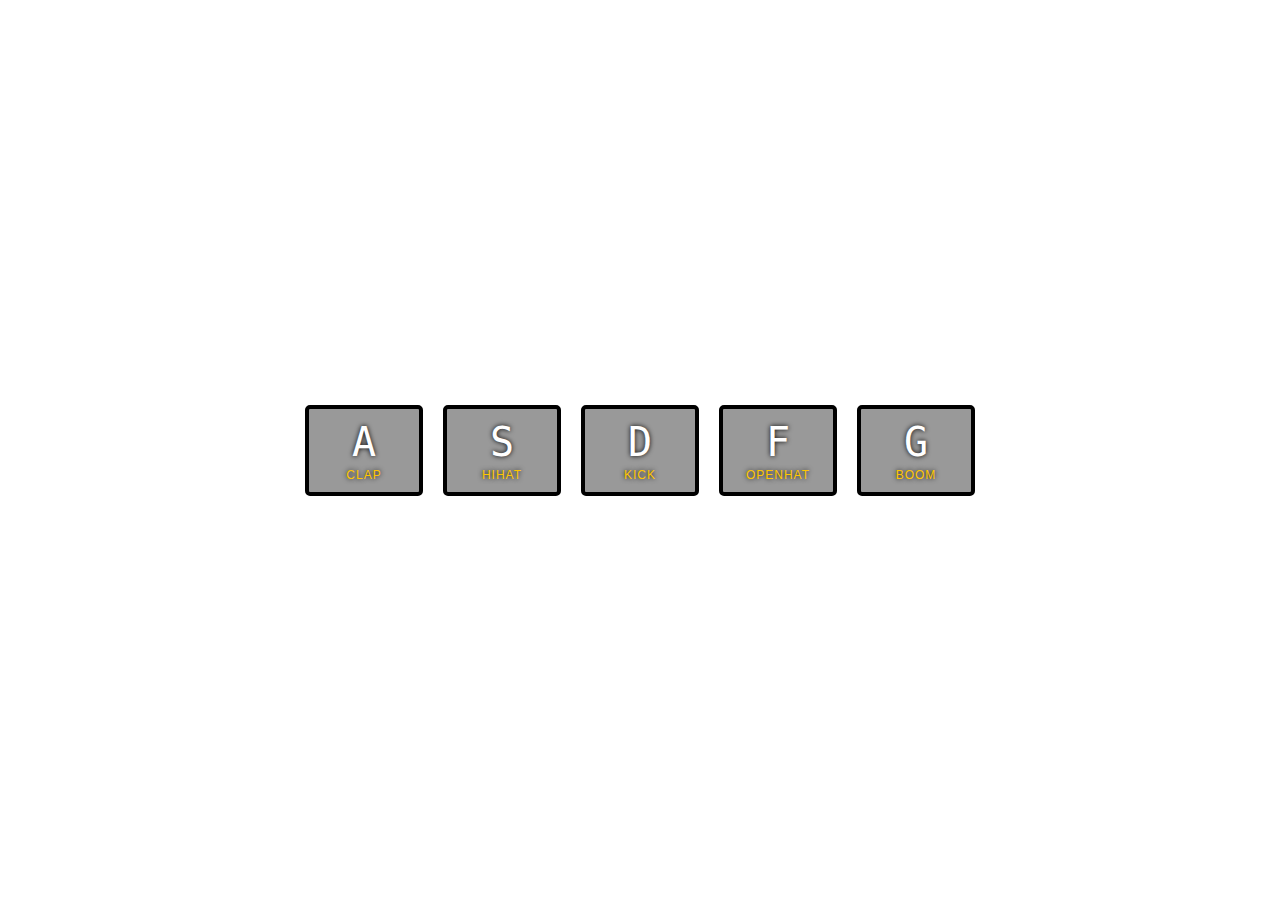
<file: 01_Drum Kit/index.html>
<!DOCTYPE html>
<html lang="en">
<head>
    <meta charset="UTF-8">
    <meta name="viewport" content="width=device-width, initial-scale=1.0">
    <meta http-equiv="X-UA-Compatible" content="ie=edge">
    <title>Drum Kit</title>

    <!--Stylesheet-->
    <link href="style.css" rel="stylesheet" type="text/css">
</head>
<body>
    
    <div class="keys">
        <div data-key="65" class="key">
            <kbd>A</kbd>
            <span class="sound">clap</span>
        </div>
        <div data-key="83" class="key">
            <kbd>S</kbd>
            <span class="sound">hihat</span>
        </div>
        <div data-key="68" class="key">
            <kbd>D</kbd>
            <span class="sound">kick</span>
        </div>
        <div data-key="70" class="key">
            <kbd>F</kbd>
            <span class="sound">openhat</span>
        </div>
        <div data-key="71" class="key">
            <kbd>G</kbd>
            <span class="sound">boom</span>
        </div>
    </div>

    <audio data-key="65" src="sounds/clap.wav"></audio>
    <audio data-key="83" src="sounds/hihat.wav"></audio>
    <audio data-key="68" src="sounds/kick.wav"></audio>
    <audio data-key="70" src="sounds/openhat.wav"></audio>
    <audio data-key="71" src="sounds/boom.wav"></audio>

</body>

<script src="index.js" type="text/javascript">
</script>
</html>
</file>
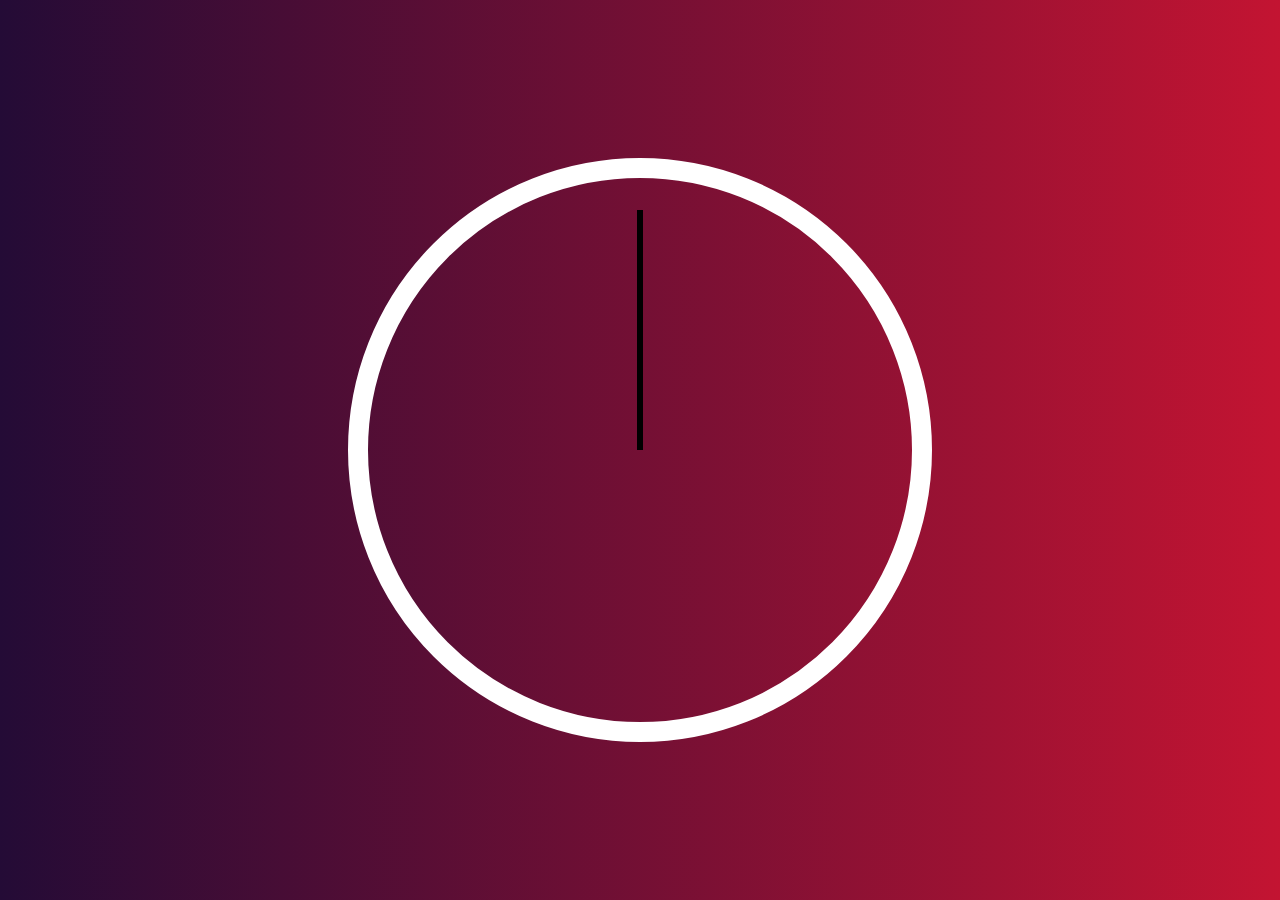
<file: 02_CSS + JS Clock/index.html>
<!DOCTYPE html>
<html lang="en">
<head>
    <meta charset="UTF-8">
    <meta name="viewport" content="width=device-width, initial-scale=1.0">
    <meta http-equiv="X-UA-Compatible" content="ie=edge">
    <title>CSS + JS Clock</title>

    <!--styesheet-->
    <link href="style.css" rel="stylesheet" type="text/css">
</head>
<body>
    
    <div class="clock">
        <div class="clock-face">
            <div class="hand hour-hand"></div>
            <div class="hand min-hand"></div>
            <div class="hand second-hand"></div>
        </div>
    </div>

</body>

<script type="text/javascript" src="index.js"></script>
</html>
</file>
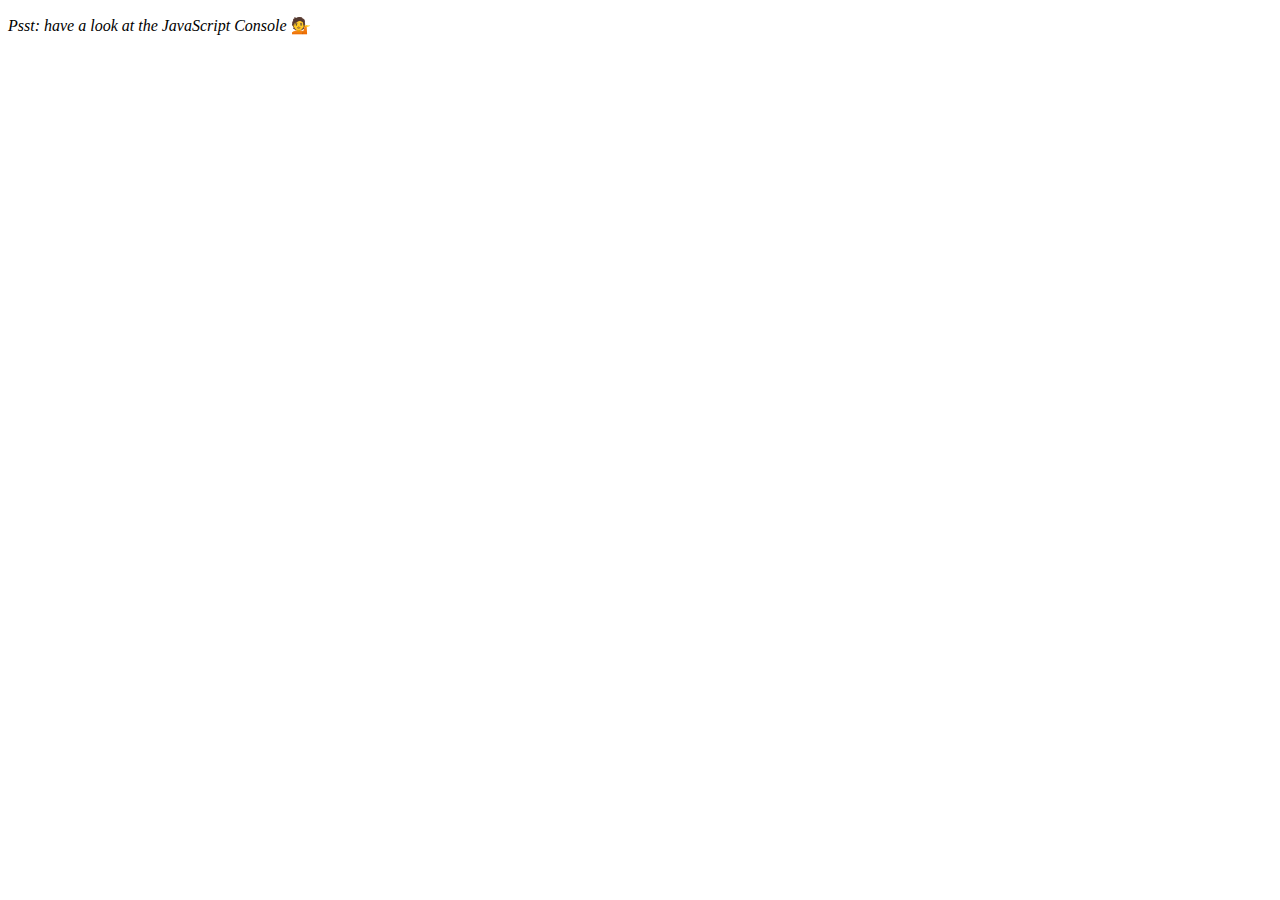
<file: 04_Array Cardio Day 1/index.html>
<!DOCTYPE html>
<html lang="en">
<head>
  <meta charset="UTF-8">
  <title>Array Cardio 💪</title>
</head>
<body>
  <p><em>Psst: have a look at the JavaScript Console</em> 💁</p>
  <script>
    // Get your shorts on - this is an array workout!
    // ## Array Cardio Day 1

    // Some data we can work with

    const inventors = [
      { first: 'Albert', last: 'Einstein', year: 1879, passed: 1955 },
      { first: 'Isaac', last: 'Newton', year: 1643, passed: 1727 },
      { first: 'Galileo', last: 'Galilei', year: 1564, passed: 1642 },
      { first: 'Marie', last: 'Curie', year: 1867, passed: 1934 },
      { first: 'Johannes', last: 'Kepler', year: 1571, passed: 1630 },
      { first: 'Nicolaus', last: 'Copernicus', year: 1473, passed: 1543 },
      { first: 'Max', last: 'Planck', year: 1858, passed: 1947 },
      { first: 'Katherine', last: 'Blodgett', year: 1898, passed: 1979 },
      { first: 'Ada', last: 'Lovelace', year: 1815, passed: 1852 },
      { first: 'Sarah E.', last: 'Goode', year: 1855, passed: 1905 },
      { first: 'Lise', last: 'Meitner', year: 1878, passed: 1968 },
      { first: 'Hanna', last: 'Hammarström', year: 1829, passed: 1909 }
    ];

    const people = ['Beck, Glenn', 'Becker, Carl', 'Beckett, Samuel', 'Beddoes, Mick', 'Beecher, Henry', 'Beethoven, Ludwig', 'Begin, Menachem', 'Belloc, Hilaire', 'Bellow, Saul', 'Benchley, Robert', 'Benenson, Peter', 'Ben-Gurion, David', 'Benjamin, Walter', 'Benn, Tony', 'Bennington, Chester', 'Benson, Leana', 'Bent, Silas', 'Bentsen, Lloyd', 'Berger, Ric', 'Bergman, Ingmar', 'Berio, Luciano', 'Berle, Milton', 'Berlin, Irving', 'Berne, Eric', 'Bernhard, Sandra', 'Berra, Yogi', 'Berry, Halle', 'Berry, Wendell', 'Bethea, Erin', 'Bevan, Aneurin', 'Bevel, Ken', 'Biden, Joseph', 'Bierce, Ambrose', 'Biko, Steve', 'Billings, Josh', 'Biondo, Frank', 'Birrell, Augustine', 'Black, Elk', 'Blair, Robert', 'Blair, Tony', 'Blake, William'];

    // Array.prototype.filter()
    // 1. Filter the list of inventors for those who were born in the 1500's

    // Array.prototype.map()
    // 2. Give us an array of the inventors' first and last names

    // Array.prototype.sort()
    // 3. Sort the inventors by birthdate, oldest to youngest

    // Array.prototype.reduce()
    // 4. How many years did all the inventors live?

    // 5. Sort the inventors by years lived

    // 6. create a list of Boulevards in Paris that contain 'de' anywhere in the name
    // https://en.wikipedia.org/wiki/Category:Boulevards_in_Paris


    // 7. sort Exercise
    // Sort the people alphabetically by last name

    // 8. Reduce Exercise
    // Sum up the instances of each of these
    const data = ['car', 'car', 'truck', 'truck', 'bike', 'walk', 'car', 'van', 'bike', 'walk', 'car', 'van', 'car', 'truck' ];

  </script>
</body>
</html>
</file>
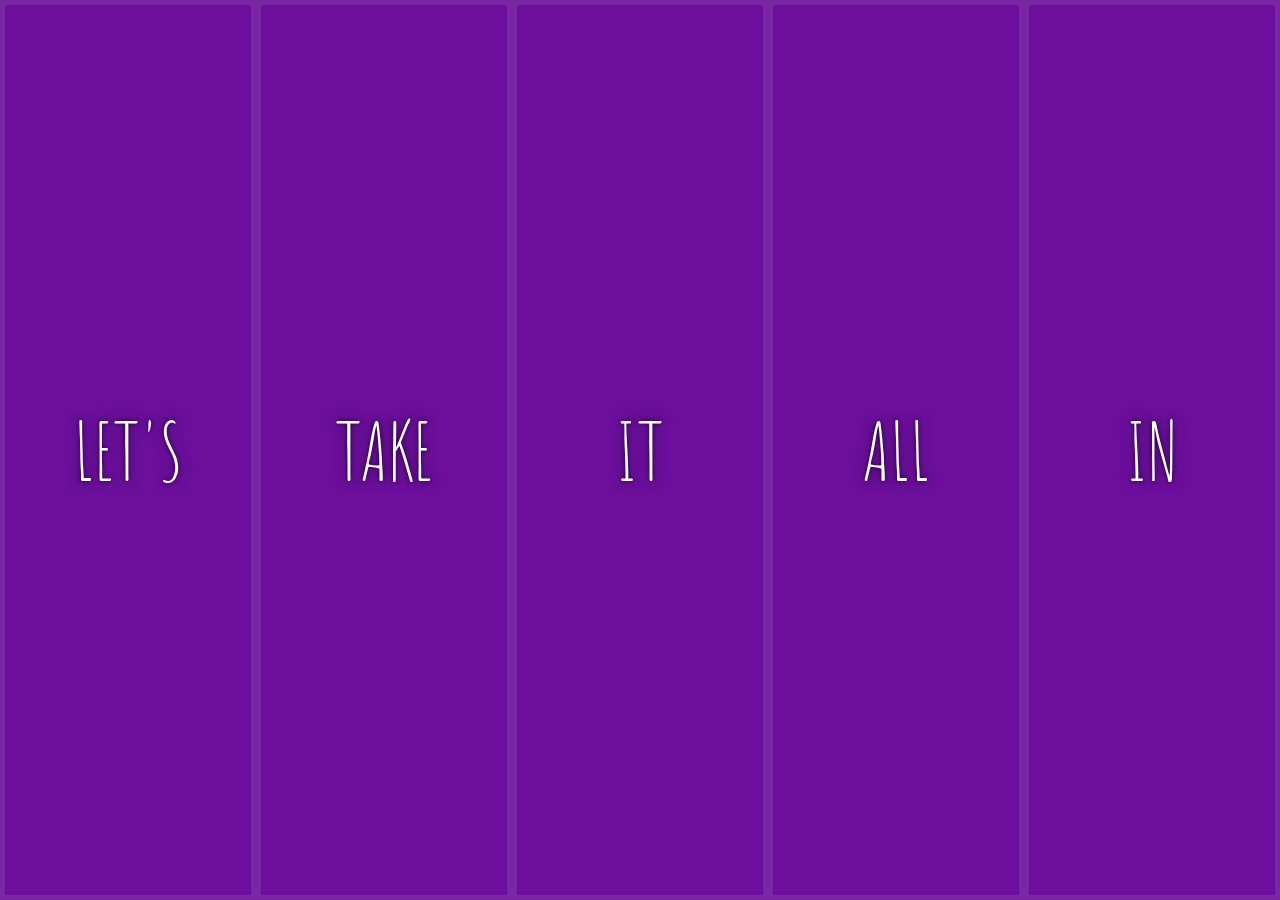
<file: 05_Flex Panels Image Gallery/index.html>
<!DOCTYPE html>
<html lang="en">
<head>
    <meta charset="UTF-8">
    <meta name="viewport" content="width=device-width, initial-scale=1.0">
    <meta http-equiv="X-UA-Compatible" content="ie=edge">
    <title>Flex Panels</title>
    <!--stylesheet-->
    <link href="style.css" rel="stylesheet" type="text/css">

    <link href='https://fonts.googleapis.com/css?family=Amatic+SC' rel='stylesheet' type='text/css'>

</head>
<style>

</style>
<body>
    
    <div class="panels">
        <div class="panel panel1">
            <p>Hey</p>
            <p>Let's</p>
            <p>Dance</p>
        </div>
        <div class="panel panel2">
            <p>Give</p>
            <p>Take</p>
            <p>Receive</p>
        </div>
        <div class="panel panel3">
            <p>Experience</p>
            <p>It</p>
            <p>Today</p>
        </div>
        <div class="panel panel4">
            <p>Give</p>
            <p>All</p>
            <p>You can</p>
        </div>
        <div class="panel panel5">
            <p>Life</p>
            <p>In</p>
            <p>Motion</p>
        </div>
    </div>
    
</body>

<script type="text/javascript" src="index.js"></script>
</html>
</file>
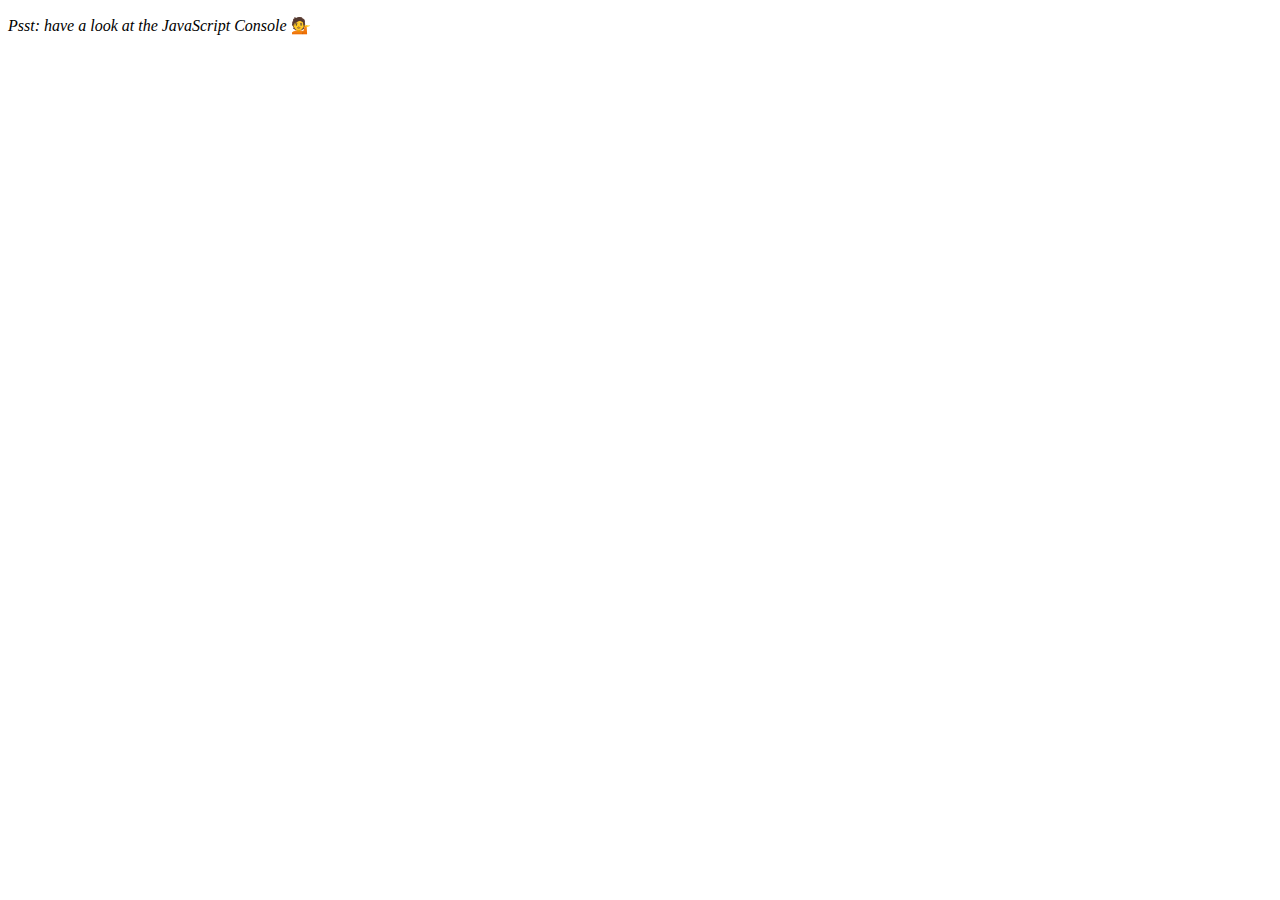
<file: 06_Array Cardio Day 2/index.html>
<!DOCTYPE html>
<html lang="en">
<head>
  <meta charset="UTF-8">
  <title>Array Cardio 💪💪</title>
</head>
<body>
  <p><em>Psst: have a look at the JavaScript Console</em> 💁</p>
  <script>
    // ## Array Cardio Day 2

    const people = [
      { name: 'Wes', year: 1988 },
      { name: 'Kait', year: 1986 },
      { name: 'Irv', year: 1970 },
      { name: 'Lux', year: 2015 }
    ];

    const comments = [
      { text: 'Love this!', id: 523423 },
      { text: 'Super good', id: 823423 },
      { text: 'You are the best', id: 2039842 },
      { text: 'Ramen is my fav food ever', id: 123523 },
      { text: 'Nice Nice Nice!', id: 542328 }
    ];

    // Some and Every Checks
    // Array.prototype.some() // is at least one person 19 or older?
    const isAdult = people.some(person => {
        const currentYear = (new Date()).getFullYear();
        return currentYear - person.year >= 19;
    });

    console.log(isAdult);
    // Array.prototype.every() // is everyone 19 or older?
    const allAdult = people.every(person => {
        const currentYear = (new Date()).getFullYear();
        return currentYear - person.year >= 19 ;
    });

    console.log(allAdult);
    // Array.prototype.find()
    // Find is like filter, but instead returns just the one you are looking for
    // find the comment with the ID of 823423

    const thisComment = comments.find(comment =>{
        return comment.id == '823423'
    });

    console.log(thisComment);

    // Array.prototype.findIndex()
    // Find the comment with this ID
    // delete the comment with the ID of 823423

    const commentIndex = comments.findIndex(comment => comment.id === 823423);
    console.log(commentIndex);

    comments.splice(commentIndex, 1);

  </script>
</body>
</html>
</file>
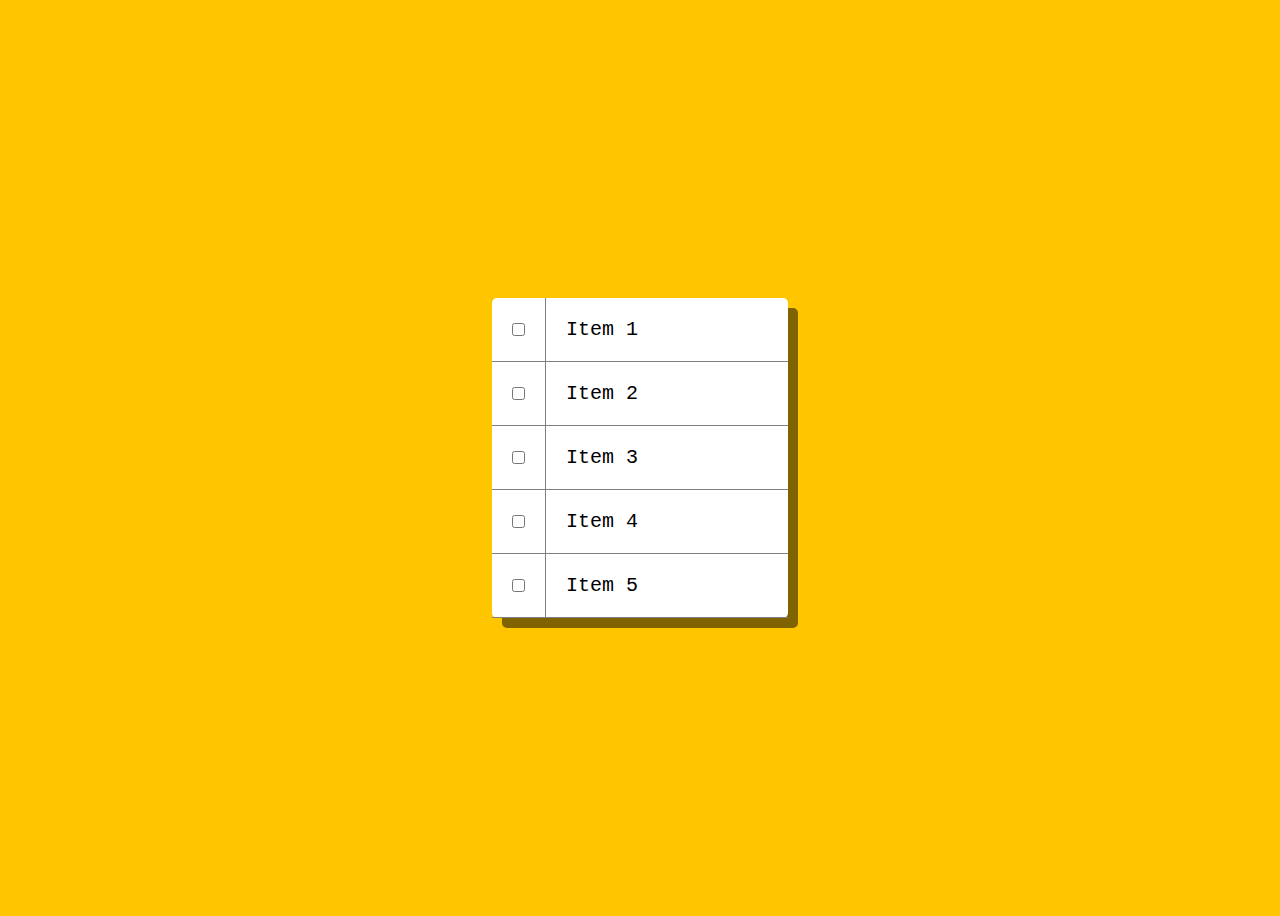
<file: 09_Checking Multiple Checboxes while Holding Shift Key/index.html>
<!DOCTYPE html>
<html lang="en">
<head>
    <meta charset="UTF-8">
    <meta name="viewport" content="width=device-width, initial-scale=1.0">
    <meta http-equiv="X-UA-Compatible" content="ie=edge">
    <title>Hold SHift and Check Checkboxes</title>
    <!-- stylesheet -->
    <link href="style.css" type="text/css" rel="stylesheet">
</head>
<body>
    <div class="wrapper">
        <div class="inbox">
            <div class="item">
                <input type="checkbox">
                <p>Item 1</p>
            </div>
            <div class="item">
                <input type="checkbox">
                <p>Item 2</p>
            </div>
            <div class="item">
                <input type="checkbox">
                <p>Item 3</p>
            </div>
            <div class="item">
                <input type="checkbox">
                <p>Item 4</p>
            </div>
            <div class="item">
                <input type="checkbox">
                <p>Item 5</p>
            </div>
        </div>
    </div>
   

<script type="text/javascript" src="index.js"></script>
</body>
</html>
</file>
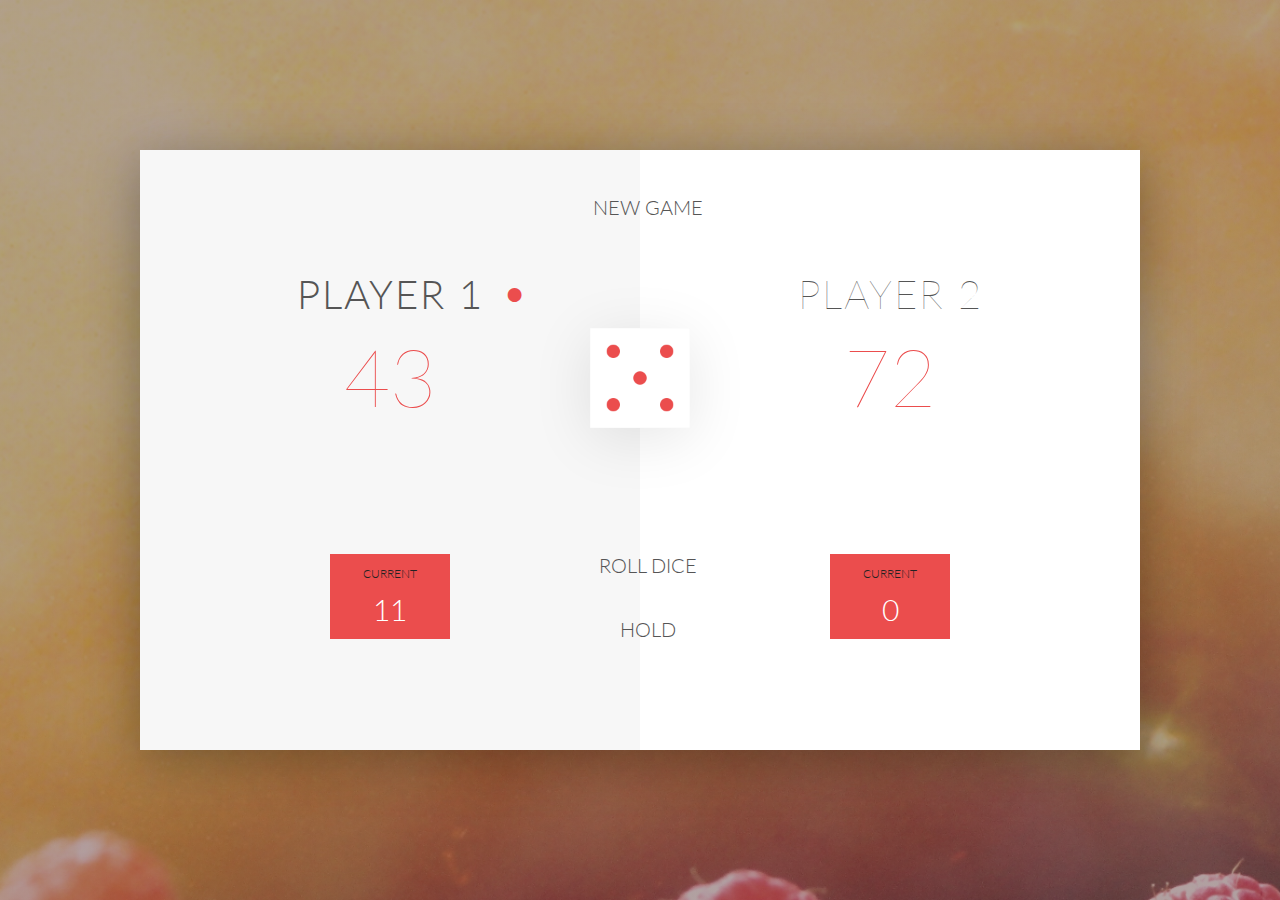
<file: 11_DOM Pig Game/index.html>
<!DOCTYPE html>
<html lang="en">
    <head>
        <meta charset="UTF-8">
        <link href="https://fonts.googleapis.com/css?family=Lato:100,300,600" rel="stylesheet" type="text/css">
        <link href="http://code.ionicframework.com/ionicons/2.0.1/css/ionicons.min.css" rel="stylesheet" type="text/css">
        <link type="text/css" rel="stylesheet" href="style.css">
        
        <title>Pig Game</title>
    </head>

    <body>
        <div class="wrapper clearfix">
            <div class="player-0-panel active">
                <div class="player-name" id="name-0">Player 1</div>
                <div class="player-score" id="score-0">43</div>
                <div class="player-current-box">
                    <div class="player-current-label">Current</div>
                    <div class="player-current-score" id="current-0">11</div>
                </div>
            </div>
            
            <div class="player-1-panel">
                <div class="player-name" id="name-1">Player 2</div>
                <div class="player-score" id="score-1">72</div>
                <div class="player-current-box">
                    <div class="player-current-label">Current</div>
                    <div class="player-current-score" id="current-1">0</div>
                </div>
            </div>
            
            <button class="btn-new"><i class="ion-ios-plus-outline"></i>New game</button>
            <button class="btn-roll"><i class="ion-ios-loop"></i>Roll dice</button>
            <button class="btn-hold"><i class="ion-ios-download-outline"></i>Hold</button>
            
            <img src="dice-5.png" alt="Dice" class="dice">
        </div>
        
        <script src="app.js"></script>
    </body>
</html>
</file>
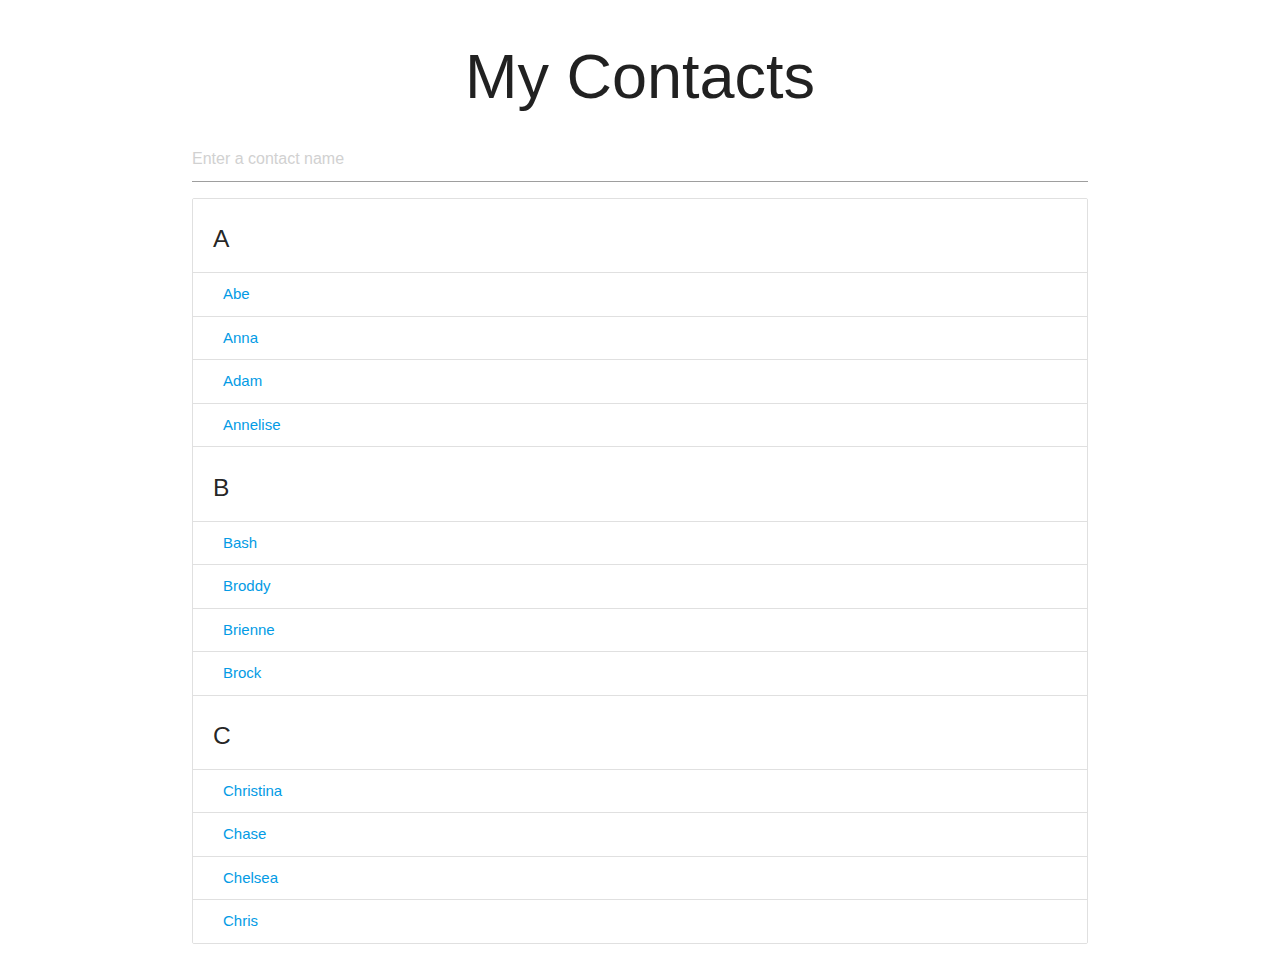
<file: 13_Filterable List/index.html>
<!DOCTYPE html>
<html lang="en">
<head>
    <meta charset="UTF-8">
    <meta name="viewport" content="width=device-width, initial-scale=1.0">
    <meta http-equiv="X-UA-Compatible" content="ie=edge">
    <title>Filterable List with JS</title>
      <!-- Compiled and minified CSS -->
      <link rel="stylesheet" href="https://cdnjs.cloudflare.com/ajax/libs/materialize/1.0.0/css/materialize.min.css">
</head>
<body>
    <div class="container">
        <h1 class="center-align">
            My Contacts
        </h1>
        <input type="text" id="filterableInput" placeholder="Enter a contact name">

        <ul class="collection with-header">
            <li class="collection-header">
                <h5>A</h5>
            </li>
            <li class="collection-item"><a href="#">Abe</a></li>
            <li class="collection-item"><a href="#">Anna</a></li>
            <li class="collection-item"><a href="#">Adam</a></li>
            <li class="collection-item"><a href="#">Annelise</a></li>
            <li class="collection-header">
                <h5>B</h5>
            </li>
            <li class="collection-item"><a href="#">Bash</a></li>
            <li class="collection-item"><a href="#">Broddy</a></li>
            <li class="collection-item"><a href="#">Brienne</a></li>
            <li class="collection-item"><a href="#">Brock</a></li>
            <li class="collection-header">
                <h5>C</h5>
            </li>
            <li class="collection-item"><a href="#">Christina</a></li>
            <li class="collection-item"><a href="#">Chase</a></li>
            <li class="collection-item"><a href="#">Chelsea</a></li>
            <li class="collection-item"><a href="#">Chris</a></li>
        </ul>
    </div>
    <script src="index.js"></script>
</body>
</html>
</file>
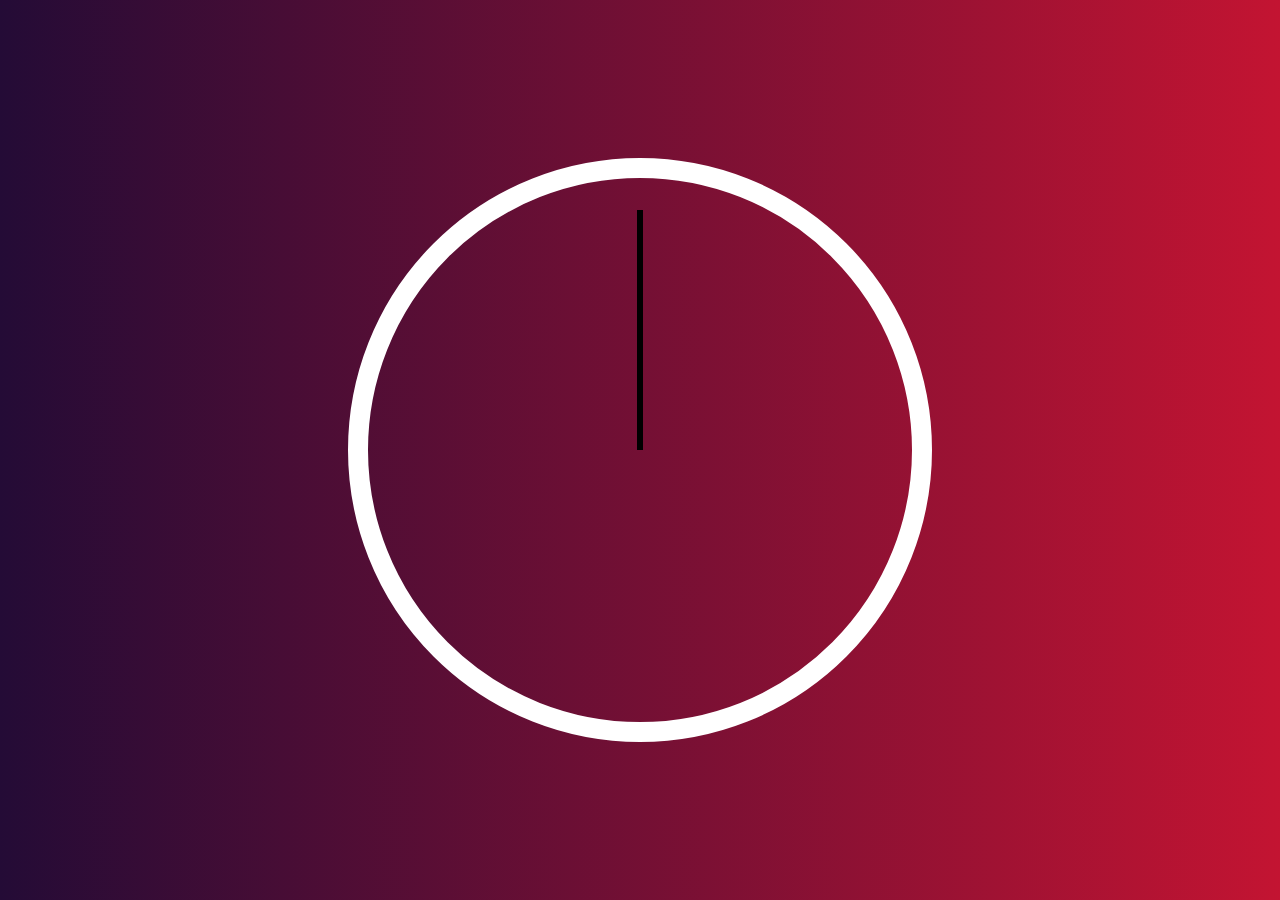
<file: CSS + JS Clock/index.html>
<!DOCTYPE html>
<html lang="en">
<head>
    <meta charset="UTF-8">
    <meta name="viewport" content="width=device-width, initial-scale=1.0">
    <meta http-equiv="X-UA-Compatible" content="ie=edge">
    <title>CSS + JS Clock</title>

    <!--styesheet-->
    <link href="style.css" rel="stylesheet" type="text/css">
</head>
<body>
    
    <div class="clock">
        <div class="clock-face">
            <div class="hand hour-hand"></div>
            <div class="hand min-hand"></div>
            <div class="hand second-hand"></div>
        </div>
    </div>
    
</body>
</html>
</file>
<file: 01_Drum Kit/style.css>
html{
    font-size: 10px;
    background: url(http://i.imgur.com/b9r5sEL.jpg);
    background-size: cover;
}

body, html{
    margin: 0;
    padding: 0;
    box-sizing: border-box;
    font-family: sans-serif;
}

.keys{
    display: flex;
    flex: 1;
    min-height: 100vh;
    align-items: center;
    justify-content: center;
}

.key{
    border: .4rem solid black;
    border-radius: .5rem;
    margin: 1rem;
    font-size: 1.5rem;
    padding: 1rem .5rem;
    transition: all .07 ease;
    width: 10rem;
    text-align: center;
    color: white;
    background: rgba(0,0,0,.4);
    text-shadow: 0 0 .5rem black;
}

.playing{
    transform: scale(1,1);
    border-color: #ffc600;
    box-shadow: 0 0 1rem #ffc600;
}

kbd{
    display: block;
   font-size: 4rem;
}

.sound{
    font-size: 1.2rem;
    text-transform: uppercase;
    letter-spacing: .1rem;
    color: #ffc600;
}
</file>
<file: 02_CSS + JS Clock/style.css>
html{
    background: #c31432;  /* fallback for old browsers */
    background: -webkit-linear-gradient(to right, #240b36, #c31432);  /* Chrome 10-25, Safari 5.1-6 */
    background: linear-gradient(to right, #240b36, #c31432); /* W3C, IE 10+/ Edge, Firefox 16+, Chrome 26+, Opera 12+, Safari 7+ */
}

body{
    margin: 0;
    font-size: 2rem;
    display: flex;
    flex: 1;
    min-height: 100vh;
    align-items: center;
}

.clock{
    width: 30rem;
    height: 30rem;
    border: 20px solid white;
    border-radius: 50%;
    margin: 50px auto;
    position: relative;
    padding: 2rem;
}

.clock-face{
    position: relative;
    width: 100%;
    height: 100%;
    transform: translateY(-3px);
}

.hand{
    width: 50%;
    height: 6px;
    background: black;
    position: absolute;
    top: 50%;
    transform-origin: 100%;
    transform: rotate(90deg);
    transition: all 0.05s;
    transition-timing-function: cubic-bezier(.42,0,0,3.42);
}
</file>
<file: 05_Flex Panels Image Gallery/style.css>
html {
    box-sizing: border-box;
    background: #ffc600;
    font-family: 'helvetica neue';
    font-size: 20px;
    font-weight: 200;
  }
  
  body {
    margin: 0;
  }
  
  *, *:before, *:after {
    box-sizing: inherit;
  }

  .panels {
    min-height: 100vh;
    overflow: hidden;
    display: flex;
  }

  .panel {
    background: #6B0F9C;
    box-shadow: inset 0 0 0 5px rgba(255,255,255,0.1);
    color: white;
    text-align: center;
    align-items: center;
    /* Safari transitionend event.propertyName === flex */
    /* Chrome + FF transitionend event.propertyName === flex-grow */
    transition:
      font-size 0.7s cubic-bezier(0.61,-0.19, 0.7,-0.11),
      flex 0.7s cubic-bezier(0.61,-0.19, 0.7,-0.11),
      background 0.2s;
    font-size: 20px;
    background-size: cover;
    background-position: center;
    flex: 1;
    justify-content: center;
    align-items: center;
    display: flex;
    flex-direction: column;
  }

  .panel1 { background-image:url(https://source.unsplash.com/gYl-UtwNg_I/1500x1500); }
  .panel2 { background-image:url(https://source.unsplash.com/rFKUFzjPYiQ/1500x1500); }
  .panel3 { background-image:url(https://images.unsplash.com/photo-1465188162913-8fb5709d6d57?ixlib=rb-0.3.5&q=80&fm=jpg&crop=faces&cs=tinysrgb&w=1500&h=1500&fit=crop&s=967e8a713a4e395260793fc8c802901d); }
  .panel4 { background-image:url(https://source.unsplash.com/ITjiVXcwVng/1500x1500); }
  .panel5 { background-image:url(https://source.unsplash.com/3MNzGlQM7qs/1500x1500); }

  /* Flex Children */
  .panel > * {
    margin: 0;
    width: 100%;
    transition: transform 0.5s;
    flex: 1;
    display: flex;
    justify-content: center;
    align-items: center;
  }

  .panel > *:first-child{
    transform: translateY(-100%);
  }

  .panel > *:last-child{
    transform: translateY(100%);
  }

  .panel.open-active > *:last-child{
    transform: translateY(0);
  }
  .panel.open-active > *:first-child{
    transform: translateY(0);
  }

  .panel p {
    text-transform: uppercase;
    font-family: 'Amatic SC', cursive;
    text-shadow: 0 0 4px rgba(0, 0, 0, 0.72), 0 0 14px rgba(0, 0, 0, 0.45);
    font-size: 2em;
  }
  
  .panel p:nth-child(2) {
    font-size: 4em;
  }

  .panel.open {
    flex: 5;
    font-size: 40px;
  }
</file>
<file: 09_Checking Multiple Checboxes while Holding Shift Key/style.css>
body{
    background-color: #ffc600;

}
.wrapper{
    display: flex;
    height: 100vh;
    justify-content: center;
    align-items: center;
}

.inbox{
    background: white;
    /* border-radius: 5px; */
    height: auto;
    font-family: 'Courier New', Courier, monospace;
    font-size: 20px;
    box-shadow: 10px 10px 0 rgba(0,0,0,.5);
}

.item{
    display: flex;
    align-items: left;
    border-bottom: 1px solid grey;
}

.inbox:first-child{
    border-top-left-radius: 5px;
    border-top-right-radius: 5px;
}

.inbox:last-child{
    border-bottom-left-radius: 5px;
    border-bottom-right-radius: 5px;
}

.item p{
    margin: 0;
    padding: 20px;
    padding-right: 150px;
    border-left: 1px solid grey;
}

.item input{
    margin: 20px;
}

.item input:checked + p{
    text-decoration: line-through;
    background: #eee;
}
</file>
<file: 11_DOM Pig Game/style.css>
/**********************************************
*** GENERAL
**********************************************/

* {
    margin: 0;
    padding: 0;
    box-sizing: border-box;
    
}

.clearfix::after {
    content: "";
    display: table;
    clear: both;
}

body {
    background-image: linear-gradient(rgba(62, 20, 20, 0.4), rgba(62, 20, 20, 0.4)), url(back.jpg);
    background-size: cover;
    background-position: center;
    font-family: Lato;
    font-weight: 300;
    position: relative;
    height: 100vh;
    color: #555;
}

.wrapper {
    width: 1000px;
    position: absolute;
    top: 50%;
    left: 50%;
    transform: translate(-50%, -50%);
    background-color: #fff;
    box-shadow: 0px 10px 50px rgba(0, 0, 0, 0.3);
    overflow: hidden;
}

.player-0-panel,
.player-1-panel {
    width: 50%;
    float: left;
    height: 600px;
    padding: 100px;
}



/**********************************************
*** PLAYERS
**********************************************/

.player-name {
    font-size: 40px;
    text-align: center;
    text-transform: uppercase;
    letter-spacing: 2px;
    font-weight: 100;
    margin-top: 20px;
    margin-bottom: 10px;
    position: relative;
}

.player-score {
    text-align: center;
    font-size: 80px;
    font-weight: 100;
    color: #EB4D4D;
    margin-bottom: 130px;
}

.active { background-color: #f7f7f7; }
.active .player-name { font-weight: 300; }

.active .player-name::after {
    content: "\2022";
    font-size: 47px;
    position: absolute;
    color: #EB4D4D;
    top: -7px;
    right: 10px;
    
}

.player-current-box {
    background-color: #EB4D4D;
    color: #fff;
    width: 40%;
    margin: 0 auto;
    padding: 12px;
    text-align: center;
}

.player-current-label {
    text-transform: uppercase;
    margin-bottom: 10px;
    font-size: 12px;
    color: #222;
}

.player-current-score {
    font-size: 30px;
}

button {
    position: absolute;
    width: 200px;
    left: 50%;
    transform: translateX(-50%);
    color: #555;
    background: none;
    border: none;
    font-family: Lato;
    font-size: 20px;
    text-transform: uppercase;
    cursor: pointer;
    font-weight: 300;
    transition: background-color 0.3s, color 0.3s;
}

button:hover { font-weight: 600; }
button:hover i { margin-right: 20px; }

button:focus {
    outline: none;
}

i {
    color: #EB4D4D;
    display: inline-block;
    margin-right: 15px;
    font-size: 32px;
    line-height: 1;
    vertical-align: text-top;
    margin-top: -4px;
    transition: margin 0.3s;
}

.btn-new { top: 45px;}
.btn-roll { top: 403px;}
.btn-hold { top: 467px;}

.dice {
    position: absolute;
    left: 50%;
    top: 178px;
    transform: translateX(-50%);
    height: 100px;
    box-shadow: 0px 10px 60px rgba(0, 0, 0, 0.10);
}

.winner { background-color: #f7f7f7; }
.winner .player-name { font-weight: 300; color: #EB4D4D; }
</file>
<file: CSS + JS Clock/style.css>
html{
    background: #c31432;  /* fallback for old browsers */
    background: -webkit-linear-gradient(to right, #240b36, #c31432);  /* Chrome 10-25, Safari 5.1-6 */
    background: linear-gradient(to right, #240b36, #c31432); /* W3C, IE 10+/ Edge, Firefox 16+, Chrome 26+, Opera 12+, Safari 7+ */
}

body{
    margin: 0;
    font-size: 2rem;
    display: flex;
    flex: 1;
    min-height: 100vh;
    align-items: center;
}

.clock{
    width: 30rem;
    height: 30rem;
    border: 20px solid white;
    border-radius: 50%;
    margin: 50px auto;
    position: relative;
    padding: 2rem;
}

.clock-face{
    position: relative;
    width: 100%;
    height: 100%;
    transform: translateY(-3px);
}

.hand{
    width: 50%;
    height: 6px;
    background: black;
    position: absolute;
    top: 50%;
    transform-origin: 100%;
    transform: rotate(90deg);
    transition: all 0.05s;
    transition-timing-function: cubic-bezier(.42,0,0,3.42);
}
</file>
